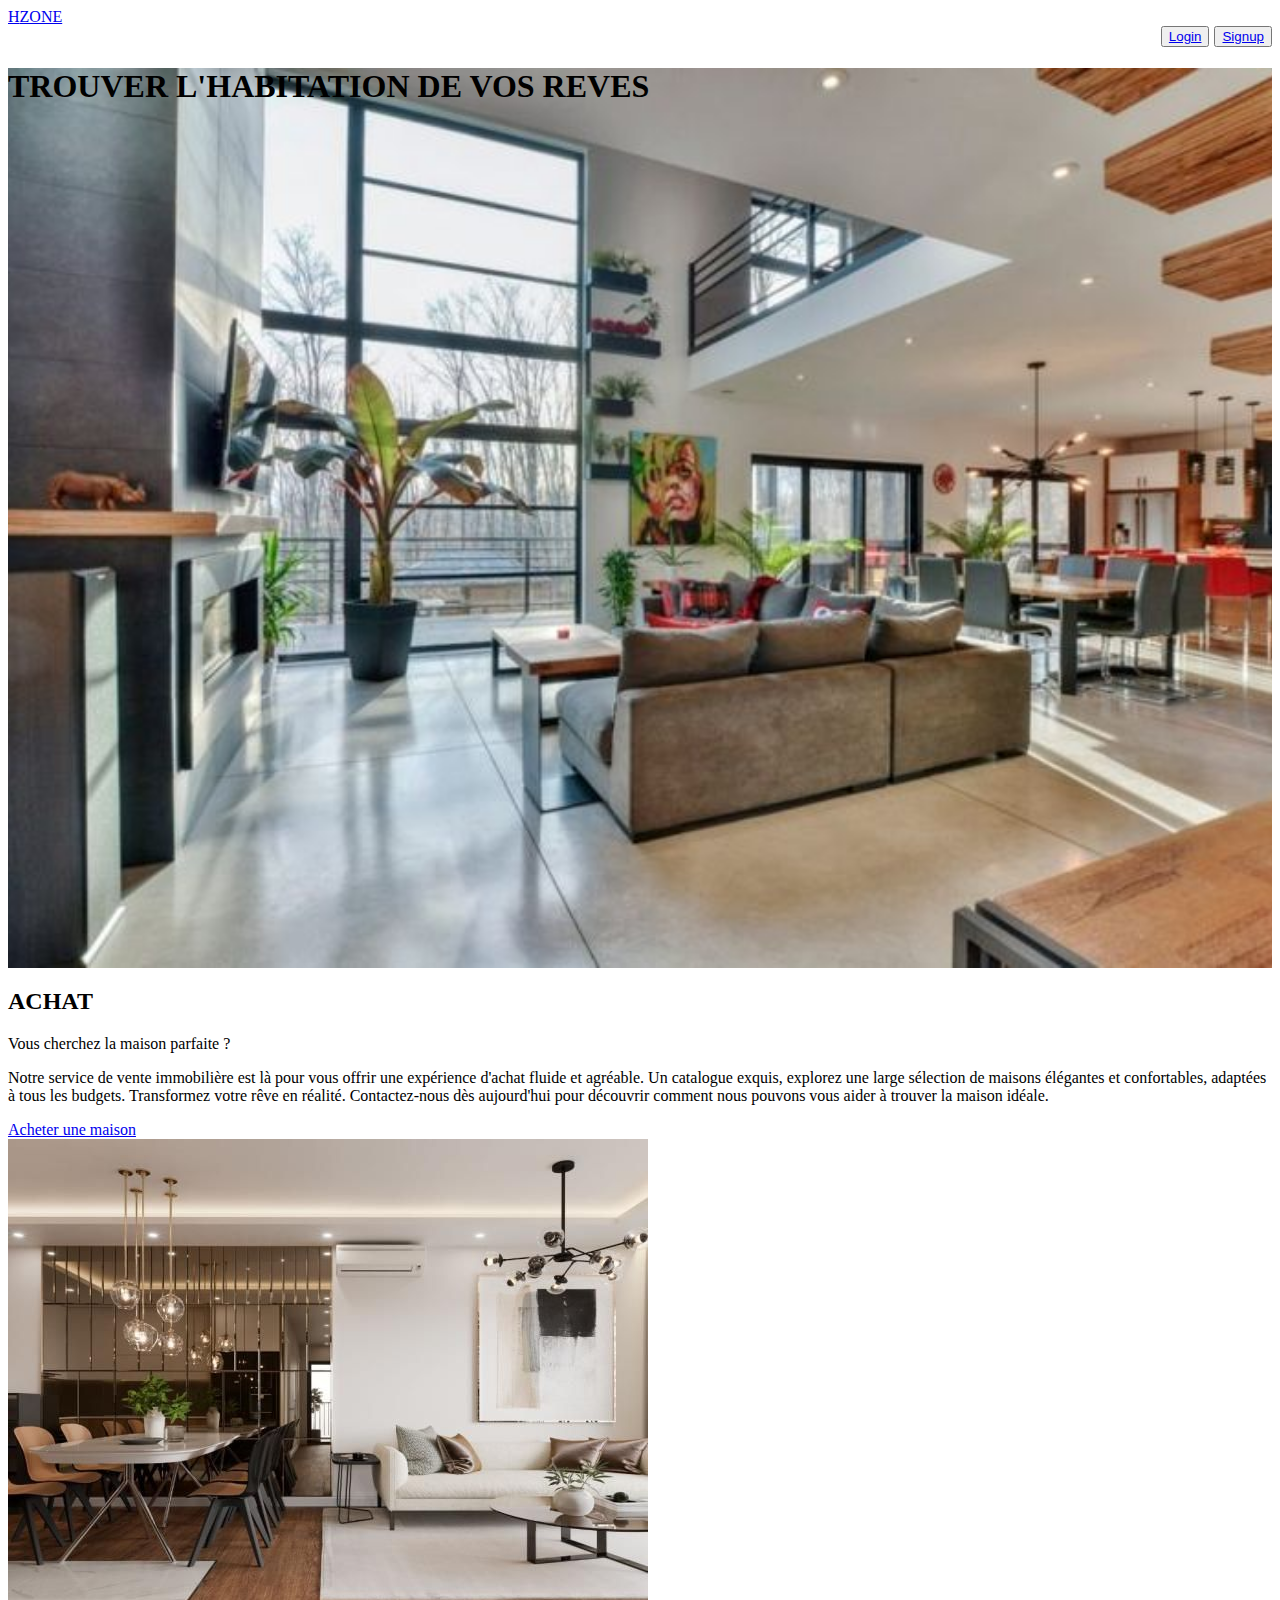
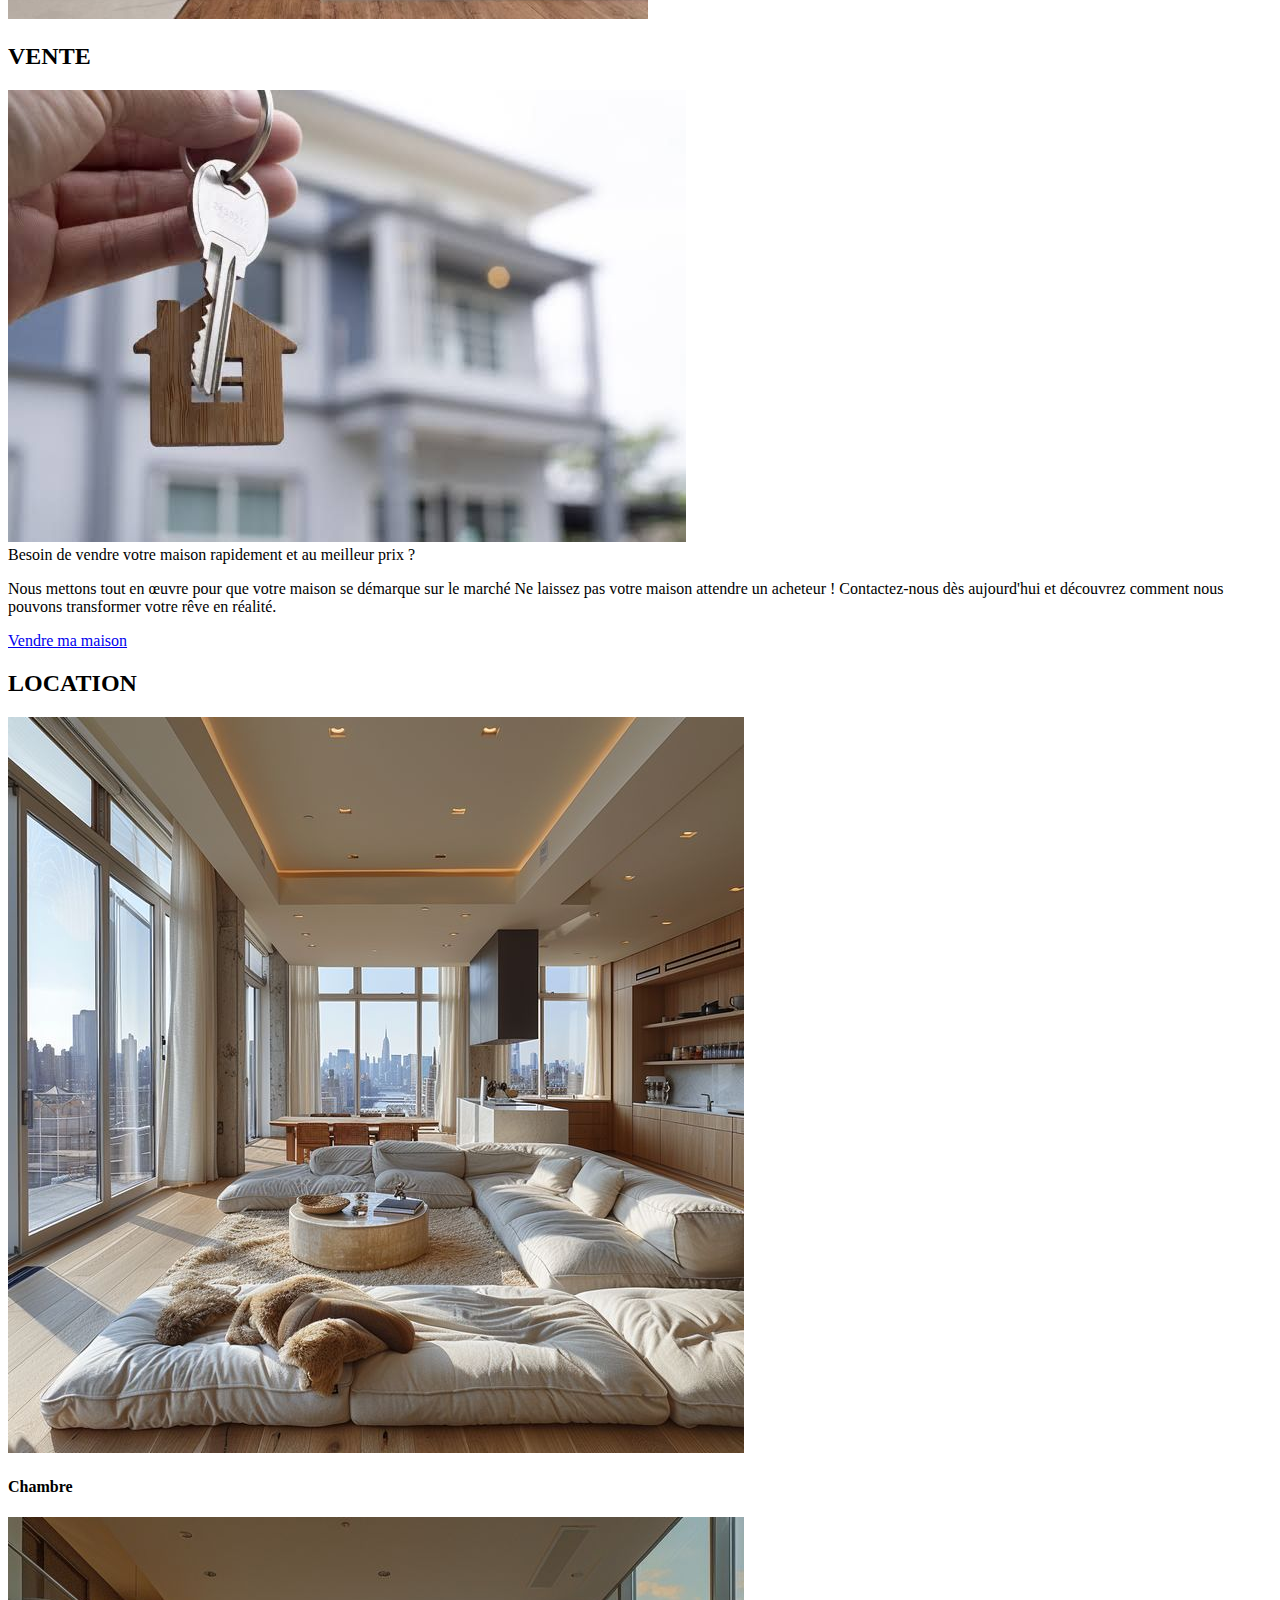
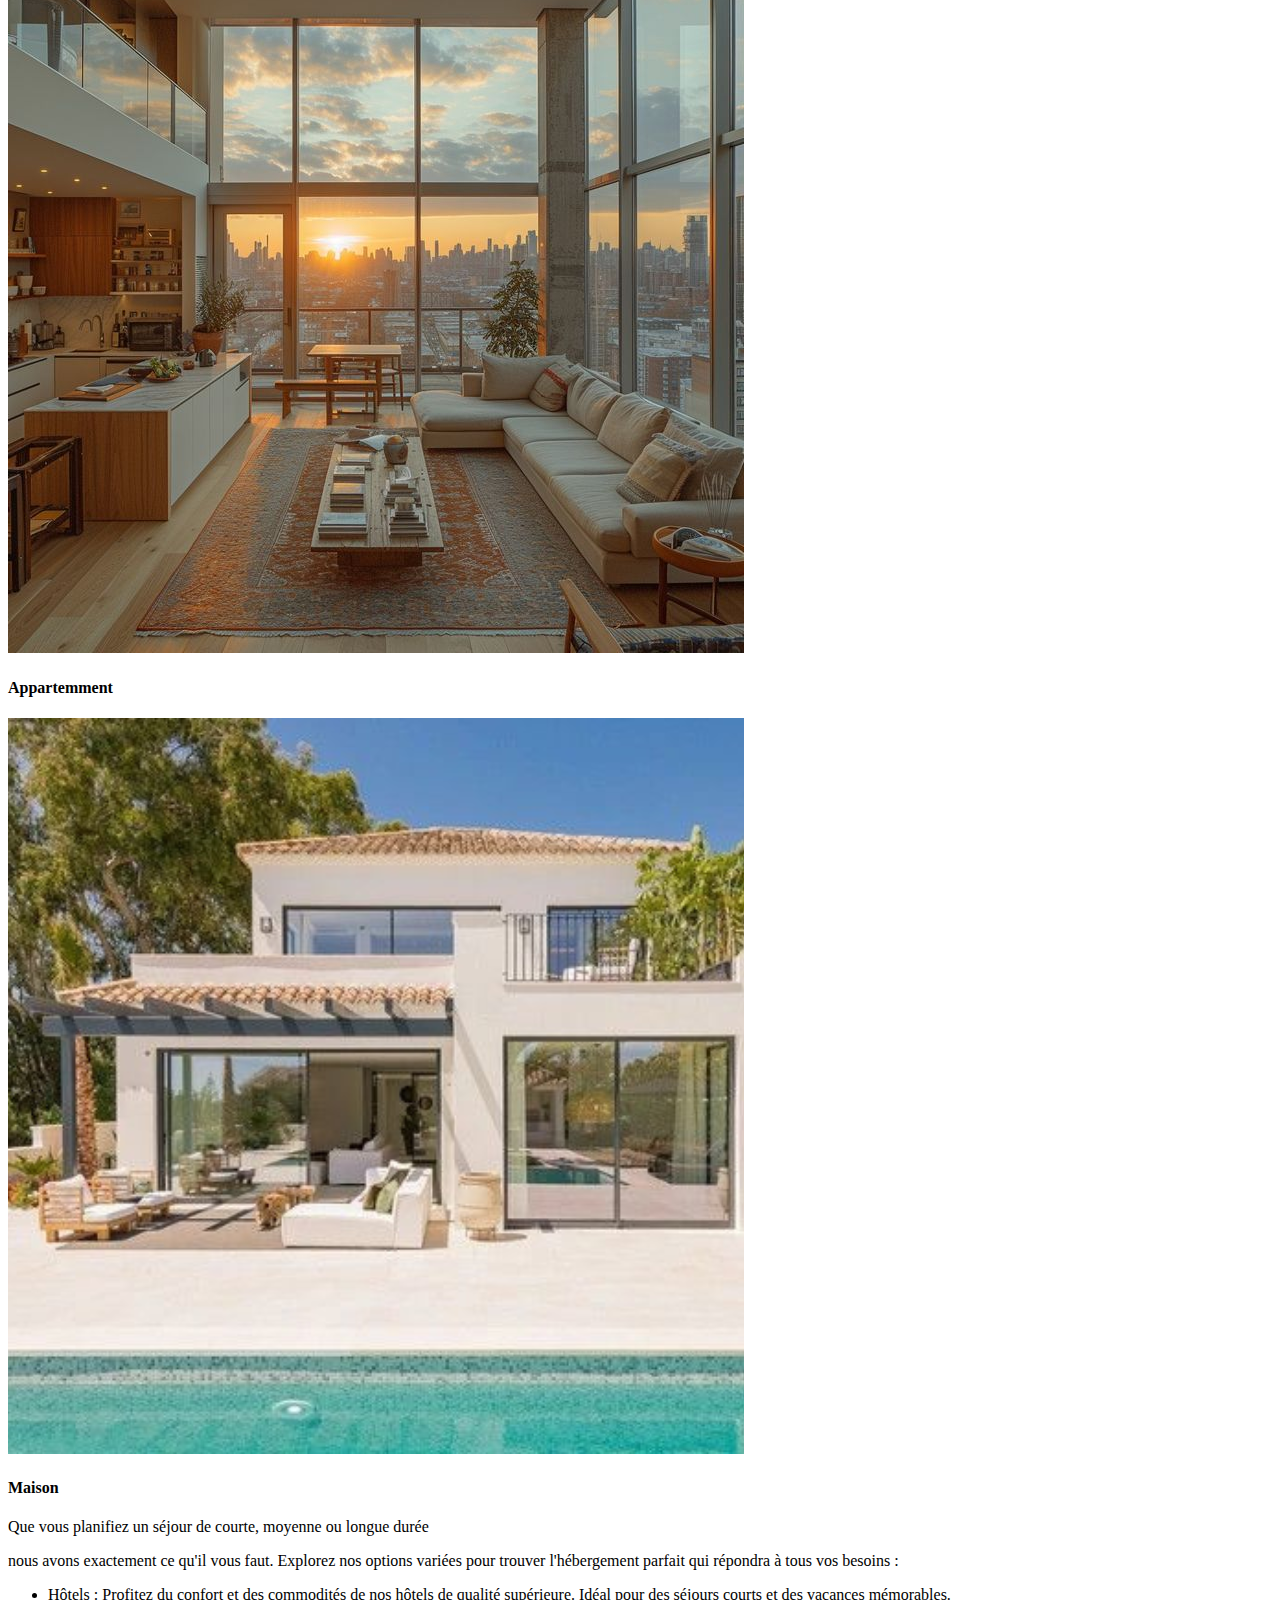
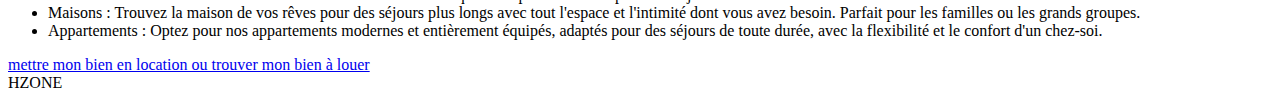
<file: index.html>
<!DOCTYPE html>
<html lang="en">
<head>
    <meta charset="UTF-8">
    <meta name="viewport" content="width=device-width, initial-scale=1.0">
    <link href="https://cdn.jsdelivr.net/npm/bootstrap@5.2.3/dist/css/bootstrap.min.css" rel="stylesheet" integrity="sha384-rbsA2VBKQhggwzxH7pPCaAqO46MgnOM80zW1RWuH61DGLwZJEdK2Kadq2F9CUG65" crossorigin="anonymous"> <!--bootstrap-->
    <link rel="stylesheet" href="https://cdnjs.cloudflare.com/ajax/libs/animate.css/4.1.1/animate.min.css"/> <!--animated.CSS-->
    <script src="https://code.jquery.com/jquery-3.7.1.min.js"></script> <!--Jquery-->
    <link rel="stylesheet" href="https://cdnjs.cloudflare.com/ajax/libs/font-awesome/6.7.1/css/all.min.css"> <!--cdn for icon-->
    <link rel="stylesheet" href="css/styles.css"> <!--lien du css-->
    <link rel="icon" href="css/images/HZONE.png">
    <title>HZONE</title>
</head>
<body>

    <div class="container">
        <!--NAVBAR-->
        <nav class="navbar navbar-light bg-light fixed-top  ">
            <div class="row w-100">
                <div class="col-9 ">
                   <a class="text-decoration-none" href="accueil.html"><span class="h1 fs-3 w-100 fw-bold w-100"><span class="text-primary">H</span>ZONE</span></a>
                </div>
                <div class="container col-3 text-right">
                    <button class="btn btn-primary" id="login"><a class="text-light text-decoration-none" href="connexion.html">Login</a></button>
                    <button class="btn btn-warning"><a href="inscription.html" class="text-black text-decoration-none">Signup</a></button>
                </div>
                 
            </div>  
        </nav>
    </div>

    <!--Image d'Accueil-->
    <div  id="diapo">
        <!--ici s'affichera le diaporama d'accueil-->
    </div>

    <!--Section Achat-->
    <div class="container mt-2 ">
        <div class="row mb-5 mt-2">
            <h2 class="text-center m-3 fw-bold">ACHAT</h2>
            <div class="col-md-6 d-flex justify-content-center  flex-column">
                <div class="row  animate__animated animate__fadeInLeft">
                    <span class="text-uppercase fs-2 fw-bold"> Vous cherchez la maison parfaite ?</span>
                    
                    <p class="mt-3"> Notre service de vente immobilière est là pour vous offrir une expérience d'achat fluide et agréable. 
                        Un catalogue exquis, explorez une large sélection de maisons élégantes et confortables, adaptées à tous les budgets.
                        Transformez votre rêve en réalité. Contactez-nous dès aujourd'hui pour découvrir comment nous pouvons
                        vous aider à trouver la maison idéale.
                    </p>
                    <a href="connexion.html">Acheter une maison</a>
                </div>
            </div>
            <div class="col-md-6 mt-2"><img src="css/images/achat.jpg" class="image-responsive rounded w-100 h-100"></div>
        </div>

        <!--Section Vente-->
        <div class="row mb-5">
            <h2 class="text-center m-3 fw-bold">VENTE</h2>
            <div class="col-md-6"><img src="css/images/vente.jpg" class="image-responsive rounded w-100 h-100"></div>
            <div class="col-md-6 d-flex justify-content-center  flex-column">
                <div class="row">
                    <span class="text-uppercase fs-2 fw-bold">Besoin de vendre votre maison rapidement et au meilleur prix ?</span>
                    <p class="mt-3">Nous mettons tout en œuvre pour que votre maison se démarque sur le marché
                    Ne laissez pas votre maison attendre un acheteur ! Contactez-nous dès aujourd'hui et découvrez comment 
                        nous pouvons transformer votre rêve en réalité.</p>
                    <a href="connexion.html">Vendre ma maison</a>
                </div>
            </div>
        </div>

        <div class="row mb-5">
            <h2 class="text-center m-3 fw-bold">LOCATION</h2>
            <div class="col-md-4">
                <img src="css/images/hotel.jpg"  class="image-responsive w-100 rounded">
                <h4 class="text-center mt-2 mb-5">Chambre</h4>
            </div>
            <div class="col-md-4">
                <img src="css/images/apparte.jpg" class="image-responsive w-100 rounded">
                <h4 class="text-center mt-2 mb-5">Appartemment</h4>
            </div>
            <div class="col-md-4" id="colLocation3">
                <img src="css/images/maison vacance.jpg" class="image-responsive w-100  rounded">
                <h4 class="text-center mt-2 mb-5">Maison</h4>
            </div>
            <div class="container">
                <p class="text-uppercase fs-2 fw-bold">Que vous planifiez un séjour de courte, moyenne ou longue durée</p>
                <p>nous avons exactement ce qu'il vous faut. 
                    Explorez nos options variées pour trouver l'hébergement parfait qui répondra à tous vos besoins :</p>
                
                <ul>
                    <li><span class="fw-bold">Hôtels</span> : Profitez du confort et des commodités de nos hôtels de qualité supérieure. Idéal pour des 
                        séjours courts et des vacances mémorables.</li>
                    <li><span class="fw-bold">Maisons</span> : Trouvez la maison de vos rêves pour des séjours plus longs avec tout l'espace et l'intimité 
                        dont vous avez besoin. Parfait pour les familles ou les grands groupes.</li>
                    <li><span class="fw-bold">Appartements</span> : Optez pour nos appartements modernes et entièrement équipés, adaptés pour des séjours 
                        de toute durée, avec la flexibilité et le confort d'un chez-soi.</li>
                </ul>
            </div>
            <a href="connexion.html">mettre mon bien en location ou trouver mon bien à louer</a>
    </div>

    <footer class="bg-light w-100 text-center p-2 container-fluid">
        <span class="h1 fs-3 w-100 fw-bold w-100"><span class="text-primary">H</span>ZONE</span>
    </footer>
    
    <script src="https://cdn.jsdelivr.net/npm/bootstrap@5.2.3/dist/js/bootstrap.bundle.min.js" integrity="sha384-kenU1KFdBIe4zVF0s0G1M5b4hcpxyD9F7jL+jjXkk+Q2h455rYXK/7HAuoJl+0I4" crossorigin="anonymous"></script>  
    <script> 
        const diapo = document.getElementById("diapo");
    
        //les contenus de la diapositive
        const containDiapo1 = `
        <div class="background-image d-flex justify-content-center align-items-center container-fluid " style="background-image: url(css/images/bg2.jpg);" id="diapo">
            <div id="text-bg" class="animate__animated animate__fadeInUp bg-light opacity-50 p-2">
                <h1 class="text-center text-dark m-2">TROUVER L'HABITATION DE VOS REVES</h1>
            </div>
        </div>`;
    
        const containDiapo2 = `
         <div class="background-image d-flex justify-content-center align-items-center container-fluid" style="background-image: url(css/images/maison.jpg);" id="diapo">
            <div id="text-bg" class="animate__animated animate__fadeInUp bg-light opacity-50 ">
                <h1 class="text-center m-2">METTER VOTRE BIEN EN LOCATION FACILEMENT</h1>
            </div>
        </div>`;
    
        const containDiapo3 = `
         <div class="background-image d-flex justify-content-center align-items-center container-fluid" style="background-image: url(css/images/apparte.jpg);" id="diapo">
            <div id="text-bg" class="animate__animated animate__fadeInUp bg-light opacity-50 p-2">
                <h1 class="text-center text-dark m-2">VOTRE APPARTEMENT IDEAL A PORTER DE MAIN</h1>
            </div>
        </div>`;
    
        //la fonction pour changer le contenu de la diapositive
        function changeContain(){
            if(diapo.innerHTML===containDiapo1){
                diapo.innerHTML = containDiapo2;
            }else if(diapo.innerHTML===containDiapo2){
                diapo.innerHTML = containDiapo3
            }else if(diapo.innerHTML===containDiapo3){
                diapo.innerHTML = containDiapo1
            }else{
                diapo.innerHTML = containDiapo1;
            }
        }
    
            $(document).ready(function() {
                changeContain()
            function animateDiapo(){
                setTimeout(function(){
                $("#diapo").addClass("animate__animated animate__fadeOutRight");
            }, 3000);
    
            setTimeout(function(){
                $("#diapo").removeClass("animate__fadeOutRight").addClass("animate__fadeInLeft");
            }, 3700)
    
            setTimeout(function(){
                changeContain()
                $("#diapo").removeClass("animate__animated__fadeInLeft");
            }, 3700)
    
            setTimeout(function(){
                animateDiapo();
            }, 3900)
            }
            
            animateDiapo() //l'appel de la fonction
        })
    
        </script>
</body>
</html>
</file>
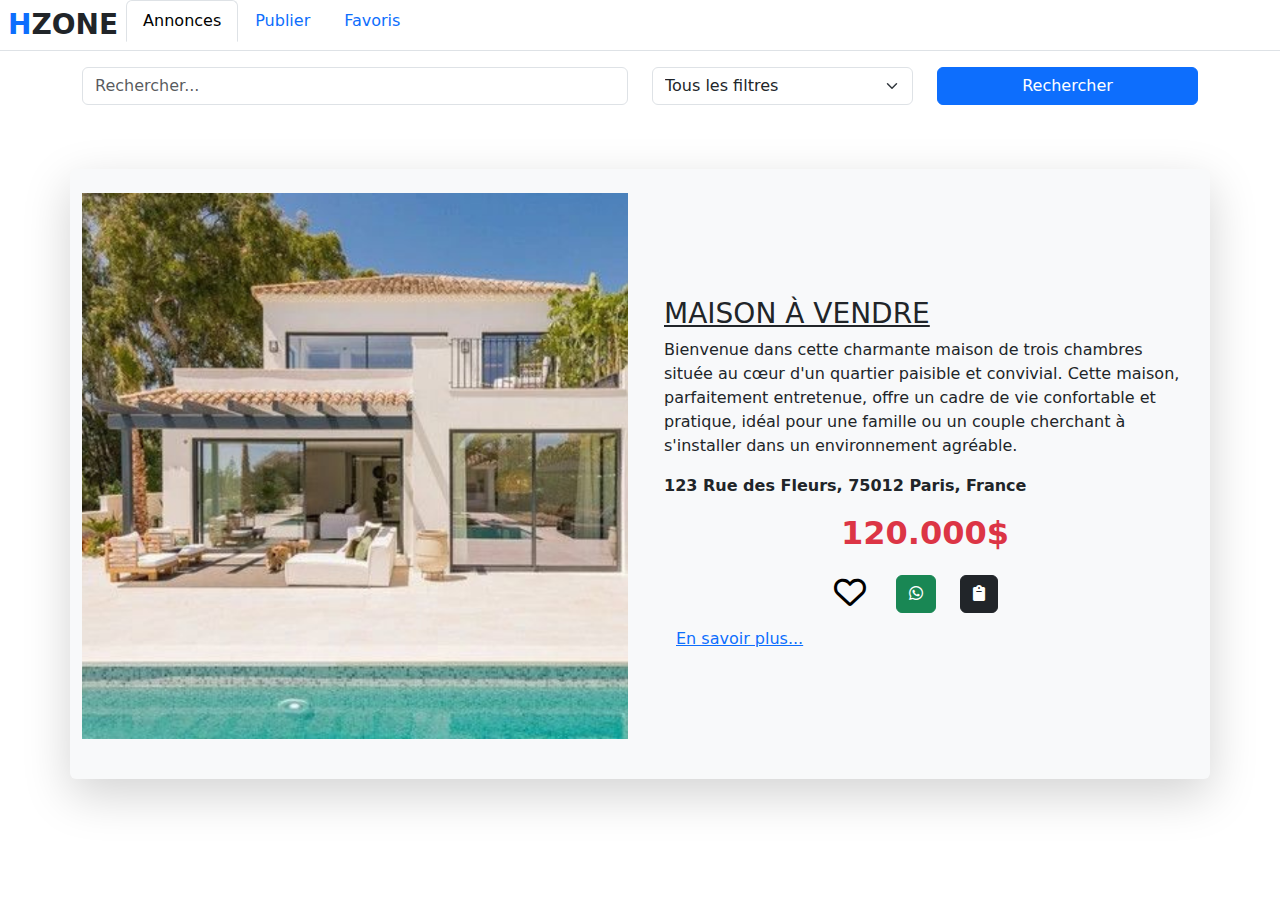
<file: accueil.html>
<!DOCTYPE html>
<html lang="fr">
<head>
  <meta charset="UTF-8">
  <meta name="viewport" content="width=device-width, initial-scale=1.0">
  <title>Accueil</title>
  <link rel="stylesheet" href="https://cdnjs.cloudflare.com/ajax/libs/animate.css/4.1.1/animate.min.css"/> <!--animated.CSS-->
  <link rel="stylesheet" href="https://cdnjs.cloudflare.com/ajax/libs/font-awesome/6.0.0-beta3/css/all.min.css"> <!--font awesome-->
  <link rel="stylesheet" href="css/styles.css">
  <link href="https://cdn.jsdelivr.net/npm/bootstrap@5.2.3/dist/css/bootstrap.min.css" rel="stylesheet">
  <link rel="icon" href="css/images/HZONE.png">
</head>
<body>
  <div class="container-fluid">
    <!-- Nav tabs -->
   <div class="row d-flex flex-row">
    <ul class="nav nav-tabs" id="myTab" role="tablist">
        <li class="m-2"><span class="h1 fs-3 w-100 fw-bold w-100"><span class="text-primary">H</span>ZONE</span></li>
      <li class="nav-item" role="presentation">
        <a class="nav-link active" id="annonces-tab" data-bs-toggle="tab" href="#annonces" role="tab" aria-controls="annonces" aria-selected="true">Annonces</a>
      </li>
      <li class="nav-item" role="presentation">
        <a class="nav-link" id="publier-tab" data-bs-toggle="tab" href="#publier" role="tab" aria-controls="publier" aria-selected="false">Publier</a>
      </li>
      <li class="nav-item" role="presentation">
        <a class="nav-link" id="favoris-tab" data-bs-toggle="tab" href="#favoris" role="tab" aria-controls="favoris" aria-selected="false">Favoris</a>
      </li>
    </ul>
   </div>

    <!-- Tab panes -->
    <div class="tab-content" id="myTabContent">
      <!--Les annonces en ligne-->
      <div class="tab-pane fade show active container p-0" id="annonces" role="tabpanel" aria-labelledby="annonces-tab">
         <!--la barre de recherche et filtre-->
        <div class="container-fluid mt-3 ">
          <div class="row md-3">
            <div class="col-sm-6">
              <input class="form-control mb-3" type="text" id="searchInput" placeholder="Rechercher...">
            </div>
            <div class="col-sm-3">
              <select class="form-select mb-3" id="filterSelect">
                <option value="">Tous les filtres</option>
                <option value="option1">Filtre 1</option>
                <option value="option2">Filtre 2</option>
                <option value="option3">Filtre 3</option>
              </select>
            </div>
            <div class="col-sm-3">
              <button class="btn btn-primary w-100" id="searchButton">Rechercher</button>
            </div>
          </div>
      
          <div id="resultContainer">
            <!-- Résultats de la recherche seront affichés ici -->
          </div>
        </div>

        <!--Affichage des annonces-->
        <div class="container mt-5  p-0">
          <!--Modèle annonces des ventes-->
          <div class="container-fluid container-annonces w-100 p-0 d-flex align-items-center flex-column">
            <div class="row bg-light container p-0 shadow-lg mb-3 pt-4 pb-4 rounded">
              <!--l'image-->
              <div class="col-md-6 mb-3">
                <a href="annonces.html">
                  <img src="css/images/maison vacance.jpg" alt="" class="image-responsive w-100 h-100">
                </a>
              </div>
              <!--la description-->
              <div class="col-md-6 p-4 d-flex align-items-center justify-content-center flex-column">
                <div class="row">
                    <h3 id="intitulé" class="text-decoration-underline text-uppercase">Maison à vendre</h3>
                    <p id="description">
                    Bienvenue dans cette charmante maison de trois chambres située au cœur d'un quartier paisible et convivial.
                    Cette maison, parfaitement entretenue, offre un cadre de vie confortable et pratique, idéal pour une famille ou un couple cherchant à s'installer dans un environnement agréable.
                   </p>
                   <p id="addresse" class="fw-bold">123 Rue des Fleurs, 75012 Paris, France</p>
                </div>
                <div class="row">
                  <h2 id="prix" class="text-danger fw-bold fa-2x text-center">120.000$</h2>
                </div>
                <div class="row pt-2 justify-content-center">
                  <div class="col-auto buttonAccueil">
                    <button id="likeButton" class="border-0 bg-light not-liked text-center">
                      <i class="far fa-heart text-black fa-2x" id="likeButtonIcon"></i>
                    </button>
                  </div>
                
                  <div class="col-auto buttonAccueil">
                    <a href="#" id="whatsapp-share" class="btn btn-success"> 
                      <i class="fab fa-whatsapp fa-1x"></i>
                    </a>
                  </div>
                
                  <div class="col-auto buttonAccueil">
                    <button class="btn btn-dark" id="copyButton">
                      <i class="fas fa-clipboard fa-1x"></i>
                    </button>
                  </div>
                  
                  <div class="col-auto">
                    <p id="messageCopyButton" class="text-center"></p>
                  </div>
                </div>       
                <div class="row text-start w-100 mt-2">
                  <di>
                    <a href="annonces.html" class="">En savoir plus...</a>
                  </div>
                </div>
              </div>
            </div>
          </div>
        </div>
  

      <!--Mettre en ligne une annonces-->
      <div class="tab-pane fade container p-3" id="publier" role="tabpanel" aria-labelledby="publier-tab">
        <div class="row">
          <label for="options" class="fw-bold">Vendre ou Louer</label>
          <select name="options" id="options" class="form-select">
            <option value="" selected>Voulez-vous vendre ou mettre en location</option>
            <option value="louer">Louer</option>
            <option value="vendre">Vendre</option>
          </select>
        </div>

        <!--Description des caractéristiques de bien à mettre en ligne-->
        <div class="row mt-2" style="display:none" id="divOptionLocation">
          <label for="optionLocation" class="fw-bold">Quel type de bien voulez-vous mettre en location</label>
          <select name="optionLocation" id="optionLocation" class="form-select">
            <option value="" selected>Choisissez...</option>
            <option value="chambre">Chambre</option>
            <option value="maison">Maison</option>
            <option value="appartement">Appartement</option>
            <option value="autre">autre</option>
          </select>
        </div>
        <div class="row" id="formPublication">
          
          
          
        </div>

      </div>

      <!--Voir mes favoris-->
      <div class="tab-pane fade container" id="favoris" role="tabpanel" aria-labelledby="favoris-tab">
        <p>Contenu de l'onglet Favoris.</p>
      </div>
    </div>
  </div>

  <script src="https://cdn.jsdelivr.net/npm/bootstrap@5.2.3/dist/js/bootstrap.bundle.min.js"></script> <!--le script bootstrap-->
  <script src="https://code.jquery.com/jquery-3.7.1.min.js"></script> <!--Jquery-->

  <script src="javaScript/scripts.js"></script>
</body>
</html>
</file>
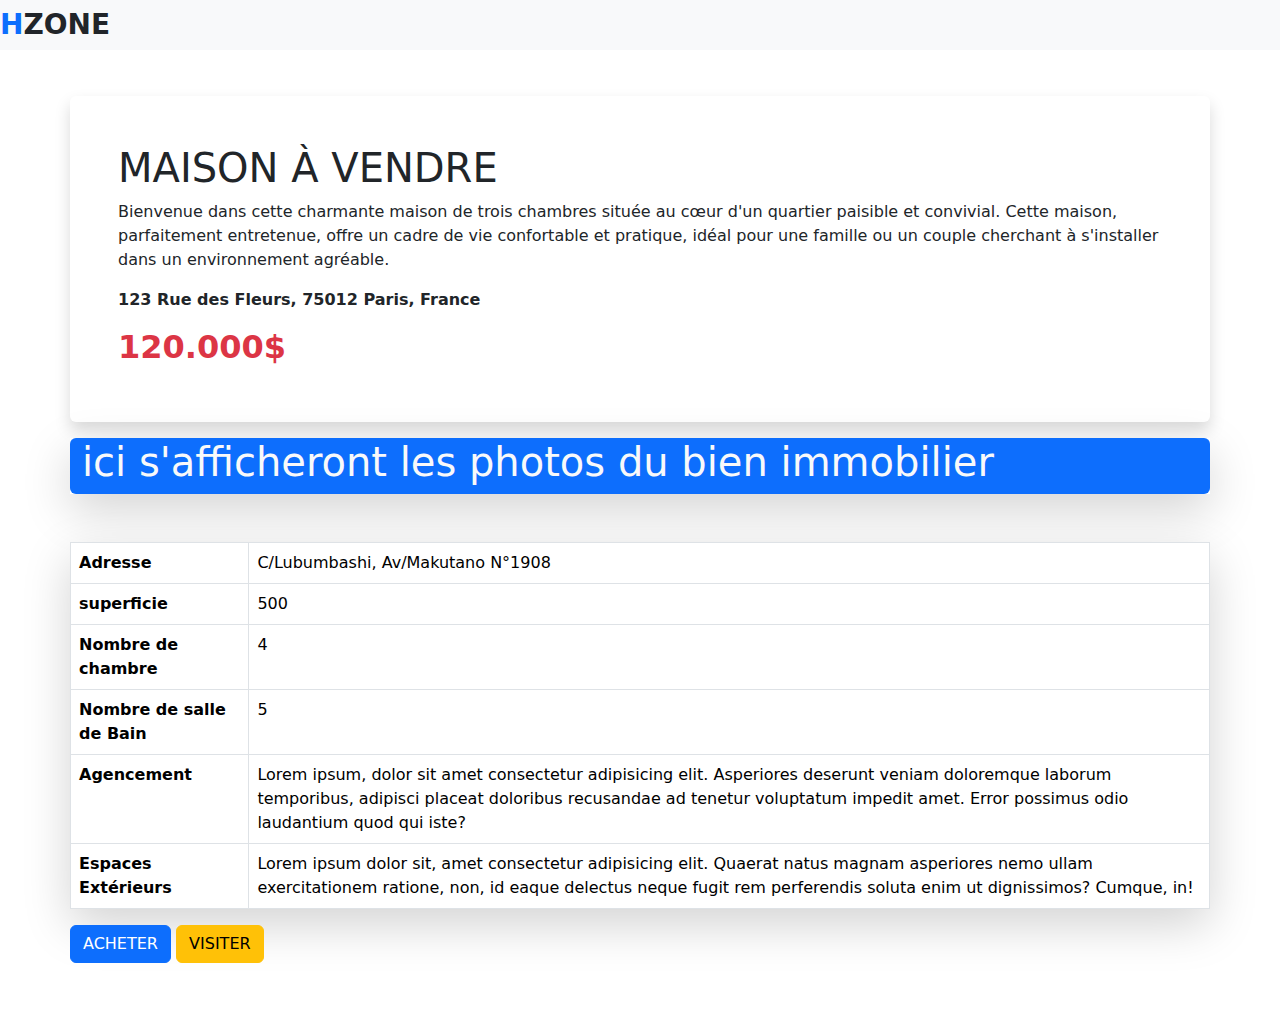
<file: annonces.html>
<!DOCTYPE html>
<html lang="en">
<head>
    <meta charset="UTF-8">
    <meta name="viewport" content="width=device-width, initial-scale=1.0">
    <link rel="stylesheet" href="css/styles.css">
    <link rel="stylesheet" href="https://cdnjs.cloudflare.com/ajax/libs/animate.css/4.1.1/animate.min.css"/> <!--animated.CSS-->
    <link rel="stylesheet" href="https://cdnjs.cloudflare.com/ajax/libs/font-awesome/6.0.0-beta3/css/all.min.css"> <!--font awesome-->
    <link href="https://cdn.jsdelivr.net/npm/bootstrap@5.2.3/dist/css/bootstrap.min.css" rel="stylesheet">
    <title>annonce</title>
</head>
<body>
    <div class="container">
        <!--NAVBAR-->
        <nav class="navbar navbar-light bg-light fixed-top  ">
            <div class="row w-100">
                <div class="col-9 ">
                   <a class="text-decoration-none text-dark" href="accueil.html"><span class="h1 fs-3 w-100 fw-bold w-100"><span class="text-primary">H</span>ZONE</span></a>
                </div>
            </div>  
        </nav>
    </div>
    <!--container global-->
    <div class="container pt-5 pb-5 p-0 mt-5">
        <!--container vu global du bien-->
        <div class="container shadow mb-3 p-5 rounded">
            <h1 class="text-uppercase">Maison à vendre</h1>
            <p id="description">
                Bienvenue dans cette charmante maison de trois chambres située au cœur d'un quartier paisible et convivial.
                Cette maison, parfaitement entretenue, offre un cadre de vie confortable et pratique, idéal pour une famille ou un couple cherchant à s'installer dans un environnement agréable.
            </p>
            <p id="addresse" class="fw-bold">123 Rue des Fleurs, 75012 Paris, France</p>
            <h3 id="prix" class="text-danger fw-bold fa-2x">120.000$</h3>
        </div>
        

    
        <!--container des images-->
        <div class="container shadow-lg ">
            <div class="row  image-annonce bg-primary border-warning border-3 rounded">
                <h1 class="text-light">ici s'afficheront les photos du bien immobilier</h1>
            </div>
        </div>

        <!--container de la description du produit-->
        <div class="container mt-5 rounded shadow-lg p-0">
            <table class="table table-responsive table-bordered table-hover">
                <tbody>
                    <tr>
                        <td class="fw-bold">Adresse</td>
                        <td>C/Lubumbashi, Av/Makutano N°1908</td>
                    </tr>
                    <tr>
                        <td class="fw-bold">superficie</td>
                        <td>500</td>
                    </tr>
                    <tr>
                        <td class="fw-bold">Nombre de chambre</td>
                        <td>4</td>
                    </tr>
                    <tr>
                        <td class="fw-bold">Nombre de salle de Bain</td>
                        <td>5</td>
                    </tr>
                    <tr>
                        <td class="fw-bold">Agencement</td>
                        <td>Lorem ipsum, dolor sit amet consectetur adipisicing elit. Asperiores deserunt veniam doloremque laborum temporibus, adipisci placeat doloribus recusandae ad tenetur voluptatum impedit amet. Error possimus odio laudantium quod qui iste?</td>
                    </tr>
                    <tr>
                        <td class="fw-bold">Espaces Extérieurs</td>
                        <td>Lorem ipsum dolor sit, amet consectetur adipisicing elit. Quaerat natus magnam asperiores nemo ullam exercitationem ratione, non, id eaque delectus neque fugit rem perferendis soluta enim ut dignissimos? Cumque, in!</td>
                    </tr>
                </tbody>
            </table>
        </div>
        <button class="btn btn-primary">ACHETER</button>
        <button class="btn btn-warning">VISITER</button>
        
    </div>

    <script src="https://cdn.jsdelivr.net/npm/bootstrap@5.2.3/dist/js/bootstrap.bundle.min.js"></script> <!--le script bootstrap-->
    <script src="https://code.jquery.com/jquery-3.7.1.min.js"></script> <!--Jquery-->
</body>
</html>
</file>
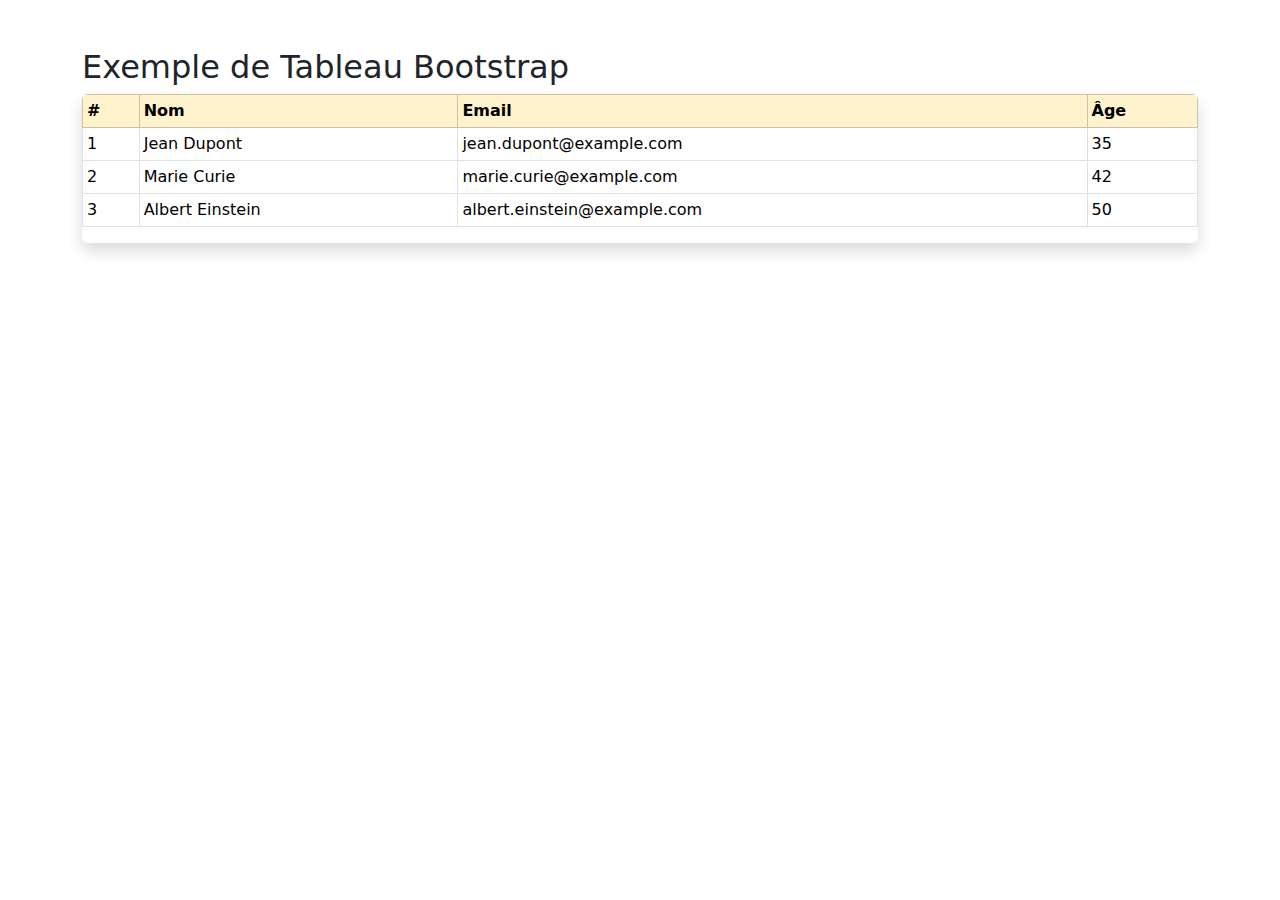
<file: essaieTableau.html>
<!DOCTYPE html>
<html lang="fr">
<head>
  <meta charset="UTF-8">
  <meta name="viewport" content="width=device-width, initial-scale=1.0">
  <title>Tableau Bootstrap</title>
  <link href="https://cdn.jsdelivr.net/npm/bootstrap@5.2.3/dist/css/bootstrap.min.css" rel="stylesheet">
</head>
<body>
  <div class="container mt-5">
    <h2>Exemple de Tableau Bootstrap</h2>
    <div class="table-responsive rounded shadow">
      <table class="table table-bordered table-hover table-sm">
        <thead class="table-warning">
          <tr>
            <th>#</th>
            <th>Nom</th>
            <th>Email</th>
            <th>Âge</th>
          </tr>
        </thead>
        <tbody>
          <tr>
            <td>1</td>
            <td>Jean Dupont</td>
            <td>jean.dupont@example.com</td>
            <td>35</td>
          </tr>
          <tr>
            <td>2</td>
            <td>Marie Curie</td>
            <td>marie.curie@example.com</td>
            <td>42</td>
          </tr>
          <tr>
            <td>3</td>
            <td>Albert Einstein</td>
            <td>albert.einstein@example.com</td>
            <td>50</td>
          </tr>
        </tbody>
      </table>
    </div>
  </div>

  <script src="https://cdn.jsdelivr.net/npm/bootstrap@5.2.3/dist/js/bootstrap.bundle.min.js"></script>
</body>
</html>
</file>
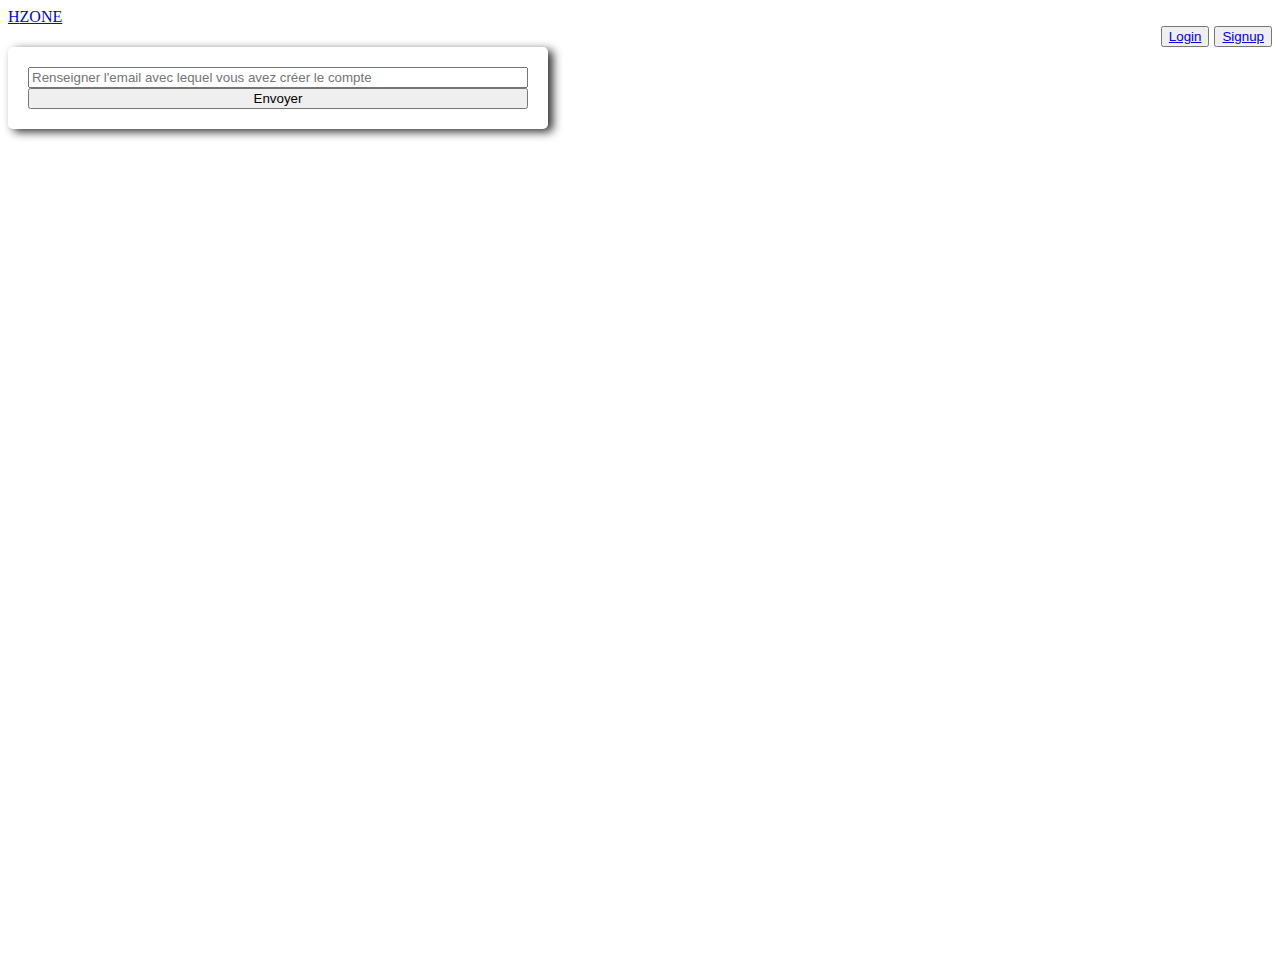
<file: motedepasseoublie.html>
<!DOCTYPE html>
<html lang="en">
<head>
    <meta charset="UTF-8">
    <meta name="viewport" content="width=device-width, initial-scale=1.0">
    <link href="https://cdn.jsdelivr.net/npm/bootstrap@5.2.3/dist/css/bootstrap.min.css" rel="stylesheet" integrity="sha384-rbsA2VBKQhggwzxH7pPCaAqO46MgnOM80zW1RWuH61DGLwZJEdK2Kadq2F9CUG65" crossorigin="anonymous">
    <link rel="stylesheet" href="https://cdnjs.cloudflare.com/ajax/libs/animate.css/4.1.1/animate.min.css">
    <script src="https://code.jquery.com/jquery-3.7.1.min.js"></script>
    <link rel="stylesheet" href="https://cdnjs.cloudflare.com/ajax/libs/font-awesome/6.7.1/css/all.min.css">
    <link rel="icon" href="css/images/HZONE.png">
    <link rel="stylesheet" href="css/styles.css">
    <title>Mot de passe oublié</title>
</head>
<body>
    <div class="container">
        <!--NAVBAR-->
        <nav class="navbar navbar-light bg-light fixed-top  ">
            <div class="row w-100">
                <div class="col-9 ">
                   <a class="text-decoration-none" href="accueil.html"><span class="h1 fs-3 w-100 fw-bold w-100"><span class="text-primary">H</span>ZONE</span></a>
                </div>
                <div class="container col-3 text-right">
                    <button class="btn btn-primary" id="login"><a class="text-light text-decoration-none" href="connexion.html">Login</a></button>
                    <button class="btn btn-warning"><a href="inscription.html" class="text-black text-decoration-none">Signup</a></button>
                </div>
                 
            </div>  
        </nav>
    </div>

    <div class=" background-image d-flex justify-content-center align-items-center container-fluid rounded " >
        <form action="submit" class="form-group border rounded bg-light w-100">
            <input type="email" id="inputEmail" placeholder="Renseigner l'email avec lequel vous avez créer le compte" class="rounded  form-control mb-3" required>
            <button class="btn btn-primary mb-3 mt-3">Envoyer</button>
        </form>
    </div>
</body>
</html>
</file>
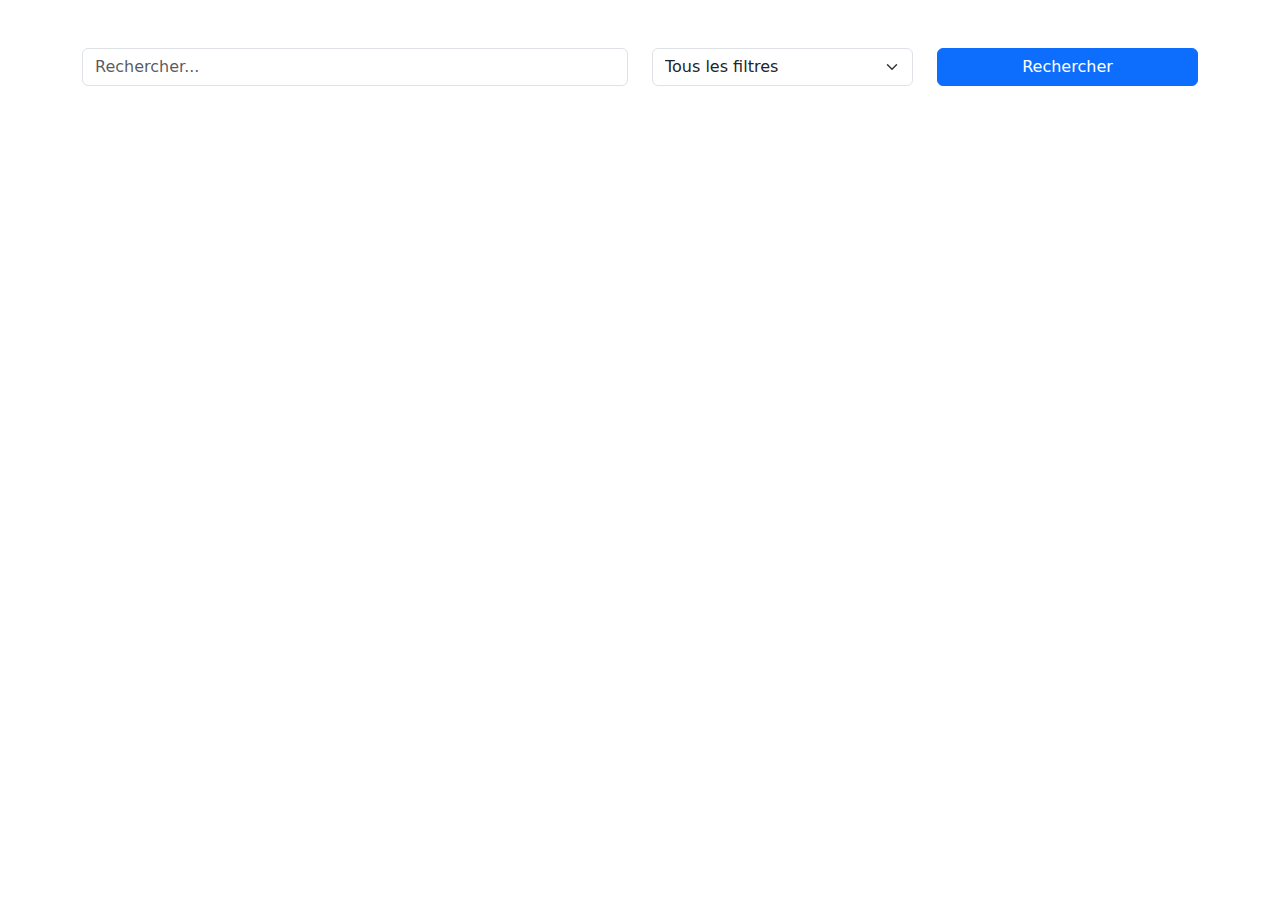
<file: rechercheEtFiltre.html>
<!DOCTYPE html>
<html lang="fr">
<head>
  <meta charset="UTF-8">
  <meta name="viewport" content="width=device-width, initial-scale=1.0">
  <title>Barre de Recherche et Filtres avec Bootstrap</title>
  <link href="https://cdn.jsdelivr.net/npm/bootstrap@5.2.3/dist/css/bootstrap.min.css" rel="stylesheet">
</head>
<body>
  <div class="container mt-5">
    <div class="row mb-3">
      <div class="col-md-6">
        <input class="form-control mb-3" type="text" id="searchInput" placeholder="Rechercher...">
      </div>
      <div class="col-md-3">
        <select class="form-select mb-3" id="filterSelect">
          <option value="">Tous les filtres</option>
          <option value="option1">Filtre 1</option>
          <option value="option2">Filtre 2</option>
          <option value="option3">Filtre 3</option>
        </select>
      </div>
      <div class="col-md-3">
        <button class="btn btn-primary w-100" id="searchButton">Rechercher</button>
      </div>
    </div>

    <div id="resultContainer">
      <!-- Résultats de la recherche seront affichés ici -->
    </div>
  </div>

  <script src="https://code.jquery.com/jquery-3.6.0.min.js"></script>
  <script src="https://cdn.jsdelivr.net/npm/bootstrap@5.2.3/dist/js/bootstrap.bundle.min.js"></script>
  <script>
    $(document).ready(function() {
      $("#searchButton").click(function() {
        const searchTerm = $("#searchInput").val();
        const filterOption = $("#filterSelect").val();

        // Logique pour filtrer les résultats
        console.log("Recherche:", searchTerm, "Filtre:", filterOption);

        // Affiche les résultats filtrés
        $("#resultContainer").html(`<p>Résultats pour: "${searchTerm}" avec le filtre: "${filterOption}"</p>`);
      });
    });
  </script>
</body>
</html>
</file>
<file: css/styles.css>
/*Index*/
.background-image{
    background-size: cover;
    background-position: center;
    background-repeat: no-repeat;  
    height: 100vh;
}

#diapo{
    padding:0;

}

.text-right{
    display: flex;
    justify-content: end;
}

#login{
    margin-right: 5px;
}

/*Connexion et Inscrption*/
.connexionContainer{
    height: 100vh;
    display: flex;
    align-items: center;
    justify-content: center;
    background-image: url(images/apparte.jpg);
    background-size: cover;
}
form{
    text-align: center;
    display: flex;
    flex-direction: column;
    box-shadow: 5px 3px 10px #333;
    padding: 20px;
    border-radius: 5px;
    max-width: 500px;
    background-color:white;
}



.container-publier{
    background-color: red;
    display: flex;
    justify-content: center;
}

.container-icon{
    background-color: red;
    display: flex;
    align-items: center;
    justify-content: center;
    flex-direction: column;
}

.buttonAccueil{
    height: 50px;
    width: 5Opx;
    display: flex;
    align-items: center;
}
</file>
